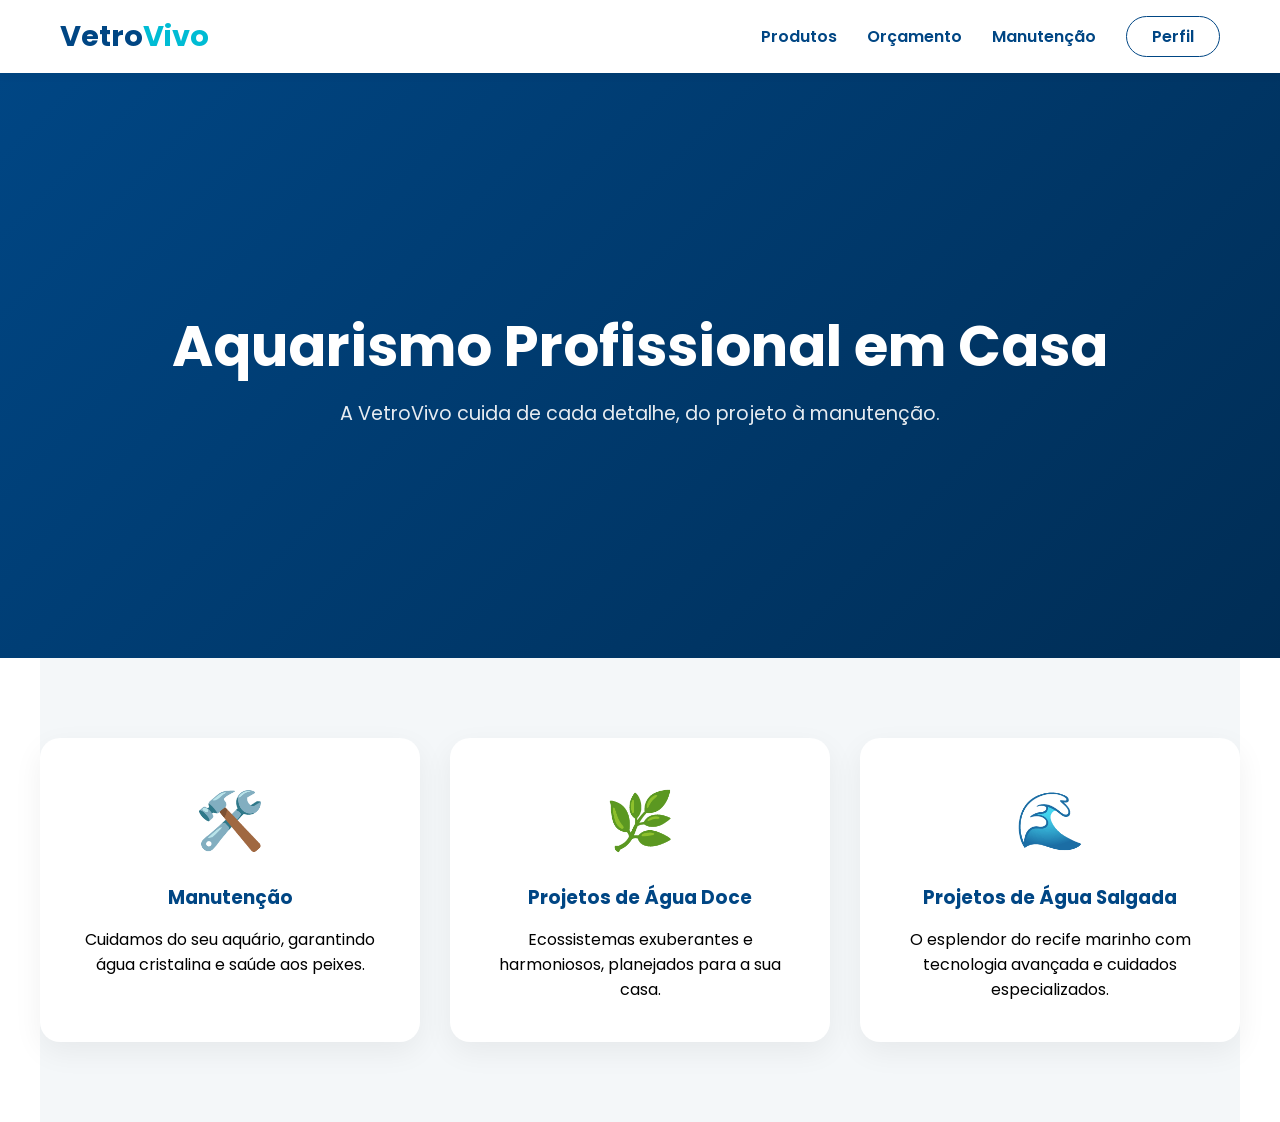
<file: tela_inicial/index.html>
<!DOCTYPE html>
<html lang="pt-br">
<head>
    <meta charset="UTF-8">
    <meta name="viewport" content="width=device-width, initial-scale=1.0">
    <title>VetroVivo | Aquarismo Profissional</title>
    <link href="https://fonts.googleapis.com/css2?family=Poppins:wght@300;400;600;700&display=swap" rel="stylesheet">
    <link rel="stylesheet" href="style.css">
</head>
<body>

    <header class="page-header">
        <nav class="container">
            <div class="logo">Vetro<span>Vivo</span></div>
            <ul class="nav-links">
                <li><a href="../tela_produtos/produtos.html">Produtos</a></li>
                <li><a href="../selecao_projeto/projeto.html">Orçamento</a></li>
                <li><a href="../manutenção/manutencao.html">Manutenção</a></li>
                <li><a href="../tela_perfil/perfil.html" class="perfil-btn">Perfil</a></li>
            </ul>
        </nav>
    </header>

    <main>
        <section class="hero">
            <div class="hero-content">
                <h1>Aquarismo Profissional em Casa</h1>
                <p>A VetroVivo cuida de cada detalhe, do projeto à manutenção.</p>
            </div>
        </section>

        <section class="servicos container">
            <div class="grid-servicos">
                
                <div class="card-servico">
                    <div class="icon-box">🛠️</div>
                    <h3>Manutenção</h3>
                    <p>Cuidamos do seu aquário, garantindo água cristalina e saúde aos peixes.</p>
                </div>

                <div class="card-servico">
                    <div class="icon-box">🌿</div>
                    <h3>Projetos de Água Doce</h3>
                    <p>Ecossistemas exuberantes e harmoniosos, planejados para a sua casa.</p>
                </div>

                <div class="card-servico">
                    <div class="icon-box">🌊</div>
                    <h3>Projetos de Água Salgada</h3>
                    <p>O esplendor do recife marinho com tecnologia avançada e cuidados especializados.</p>
                </div>

            </div>
        </section>
    </main>

    <script src="script.js"></script>
</body>
</html>
</file>
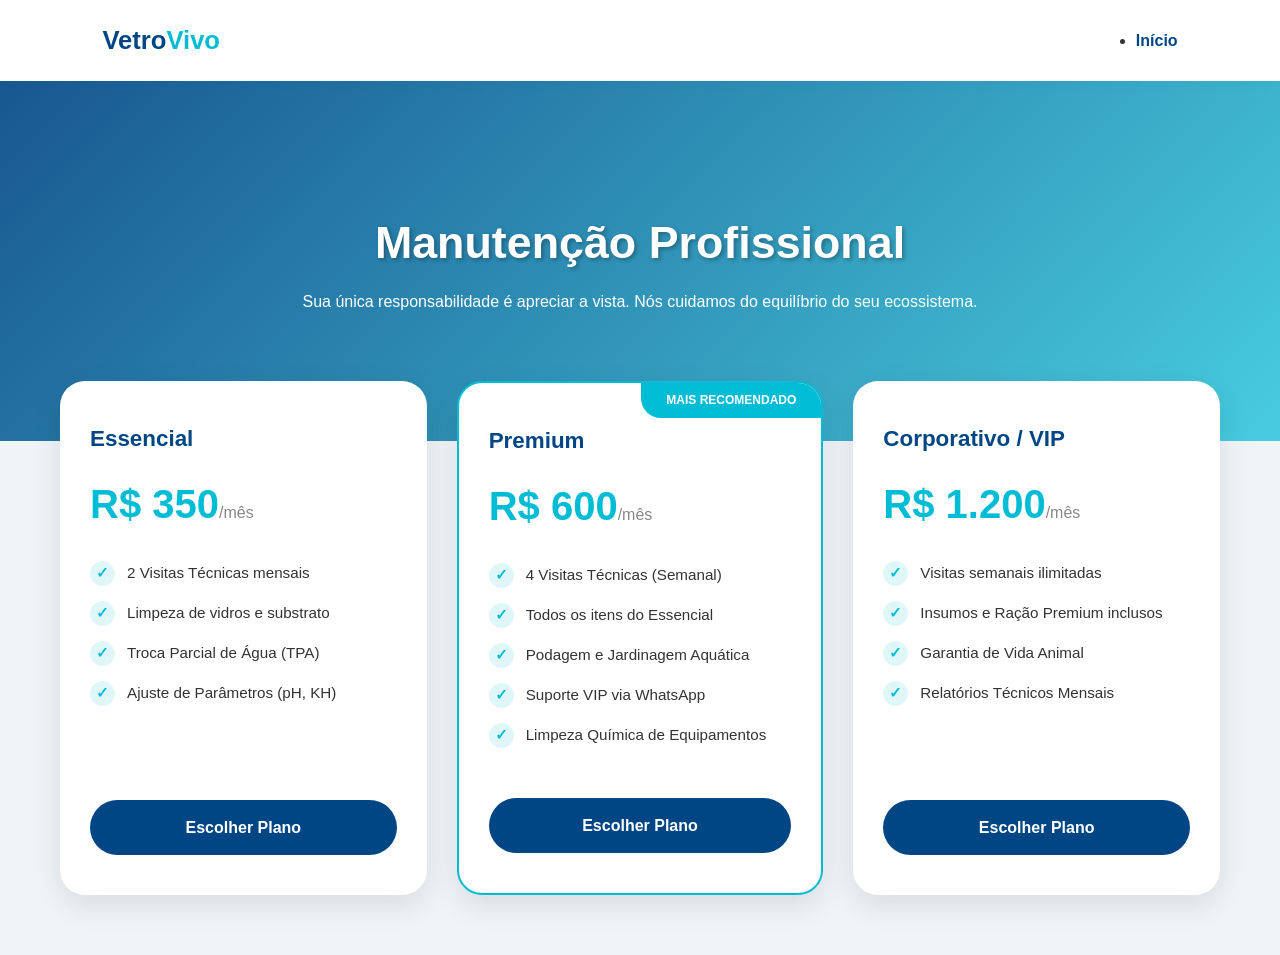
<file: manutenção/manutencao.html>
<!DOCTYPE html>
<html lang="pt-br">
<head>
    <meta charset="UTF-8">
    <meta name="viewport" content="width=device-width, initial-scale=1.0">
    <title>Planos de Manutenção | Vetro Vivo</title>
    <link rel="stylesheet" href="style-manutencao.css">
</head>
<body>

    <nav class="navbar">
        <div class="logo">Vetro<span>Vivo</span></div>
        <ul class="nav-links">
            <li><a href="../tela_inicial/index.html">Início</a></li>
        </ul>
    </nav>

    <header class="hero-manutencao">
        <div class="hero-content">
            <h1>Manutenção Profissional</h1>
            <p>Sua única responsabilidade é apreciar a vista. Nós cuidamos do equilíbrio do seu ecossistema.</p>
        </div>
    </header>

    <main class="container">
        <div class="pricing-container">
            <div class="price-card">
                <div class="card-header">
                    <h3>Essencial</h3>
                    <div class="price">R$ 350<span>/mês</span></div>
                </div>
                <ul class="features">
                    <li>2 Visitas Técnicas mensais</li>
                    <li>Limpeza de vidros e substrato</li>
                    <li>Troca Parcial de Água (TPA)</li>
                    <li>Ajuste de Parâmetros (pH, KH)</li>
                </ul>
                <a href="../orcamento/orcamento.html?tipo=manutencao" class="btn-select">Escolher Plano</a>
            </div>

            <div class="price-card featured">
                <div class="badge">Mais Recomendado</div>
                <div class="card-header">
                    <h3>Premium</h3>
                    <div class="price">R$ 600<span>/mês</span></div>
                </div>
                <ul class="features">
                    <li>4 Visitas Técnicas (Semanal)</li>
                    <li>Todos os itens do Essencial</li>
                    <li>Podagem e Jardinagem Aquática</li>
                    <li>Suporte VIP via WhatsApp</li>
                    <li>Limpeza Química de Equipamentos</li>
                </ul>
                <a href="../orcamento/orcamento.html?tipo=manutencao" class="btn-select">Escolher Plano</a>
            </div>

            <div class="price-card">
                <div class="card-header">
                    <h3>Corporativo / VIP</h3>
                    <div class="price">R$ 1.200<span>/mês</span></div>
                </div>
                <ul class="features">
                    <li>Visitas semanais ilimitadas</li>
                    <li>Insumos e Ração Premium inclusos</li>
                    <li>Garantia de Vida Animal</li>
                    <li>Relatórios Técnicos Mensais</li>
                </ul>
                <a href="../orcamento/orcamento.html?tipo=manutencao" class="btn-select">Escolher Plano</a>
            </div>
        </div>
    </main>

    <script src="script-manutencao.js"></script>
</body>
</html>
</file>
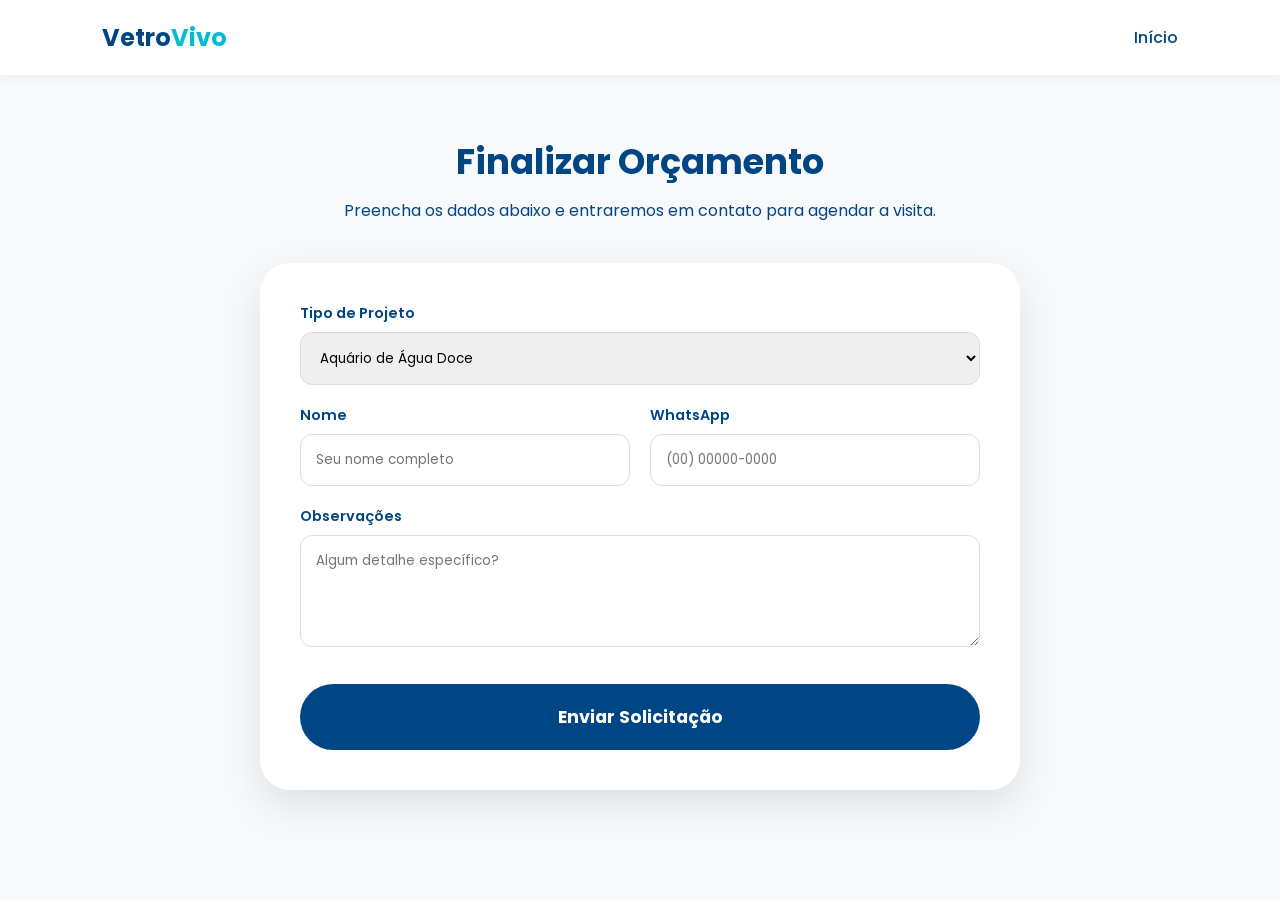
<file: orçamento/orcamento.html>
<!DOCTYPE html>
<html lang="pt-br">
<head>
    <meta charset="UTF-8">
    <meta name="viewport" content="width=device-width, initial-scale=1.0">
    <title>Solicitar Orçamento | Vetro Vivo</title>
    <link href="https://fonts.googleapis.com/css2?family=Poppins:wght@300;400;600;700&display=swap" rel="stylesheet">
    <style>
        :root {
            --primary: #004684;
            --secondary: #00bcd4;
            --bg-gray: #f8f9fa;
        }

        * { margin: 0; padding: 0; box-sizing: border-box; font-family: 'Poppins', sans-serif; }
        body { background-color: var(--bg-gray); color: var(--primary); }

        .navbar {
            display: flex; justify-content: space-between; align-items: center;
            padding: 20px 8%; background: white; box-shadow: 0 2px 10px rgba(0,0,0,0.05);
        }
        .logo { font-size: 1.5rem; font-weight: 700; color: var(--primary); }
        .logo span { color: var(--secondary); }
        .nav-links { display: flex; list-style: none; gap: 25px; }
        .nav-links a { text-decoration: none; color: var(--primary); font-weight: 500; }

        .budget-container { max-width: 800px; margin: 60px auto; padding: 0 20px; }
        .budget-header { text-align: center; margin-bottom: 40px; }
        .budget-header h1 { font-size: 2.2rem; margin-bottom: 10px; }

        .budget-form { 
            background: white; padding: 40px; border-radius: 30px; 
            box-shadow: 0 15px 40px rgba(0,0,0,0.1); 
        }
        .form-grid { display: grid; grid-template-columns: 1fr 1fr; gap: 20px; }
        .full { grid-column: span 2; }

        .input-box label { display: block; font-size: 0.9rem; font-weight: 600; margin-bottom: 8px; }
        .input-box input, .input-box select, .input-box textarea {
            width: 100%; padding: 15px; border: 1px solid #ddd; border-radius: 12px; outline: none;
        }
        .input-box input:focus { border-color: var(--secondary); }

        .btn-send {
            width: 100%; margin-top: 30px; background: var(--primary); color: white;
            border: none; padding: 20px; border-radius: 50px; font-weight: 700;
            font-size: 1.1rem; cursor: pointer; transition: 0.3s;
        }
        .btn-send:hover { background: var(--secondary); transform: translateY(-3px); }
    </style>
</head>
<body>

   <nav class="navbar">
        <div class="logo">Vetro<span>Vivo</span></div>
        <ul class="nav-links">
            <li><a href="../tela_inicial/index.html">Início</a></li>
        </ul>
    </nav>
    <div class="budget-container">
        <div class="budget-header">
            <h1>Finalizar Orçamento</h1>
            <p>Preencha os dados abaixo e entraremos em contato para agendar a visita.</p>
        </div>

        <form class="budget-form" id="mainBudgetForm">
            <div class="form-grid">
                <div class="input-box full">
                    <label>Tipo de Projeto</label>
                    <select id="projectType">
                        <option value="doce">Aquário de Água Doce</option>
                        <option value="salgada">Aquário de Água Salgada</option>
                    </select>
                </div>
                <div class="input-box">
                    <label>Nome</label>
                    <input type="text" required placeholder="Seu nome completo">
                </div>
                <div class="input-box">
                    <label>WhatsApp</label>
                    <input type="tel" required placeholder="(00) 00000-0000">
                </div>
                <div class="input-box full">
                    <label>Observações</label>
                    <textarea rows="4" placeholder="Algum detalhe específico?"></textarea>
                </div>
            </div>
            <button type="submit" class="btn-send">Enviar Solicitação</button>
        </form>
    </div>

    <script src="script-orcamento.js"></script>
</body>
</html>
</file>
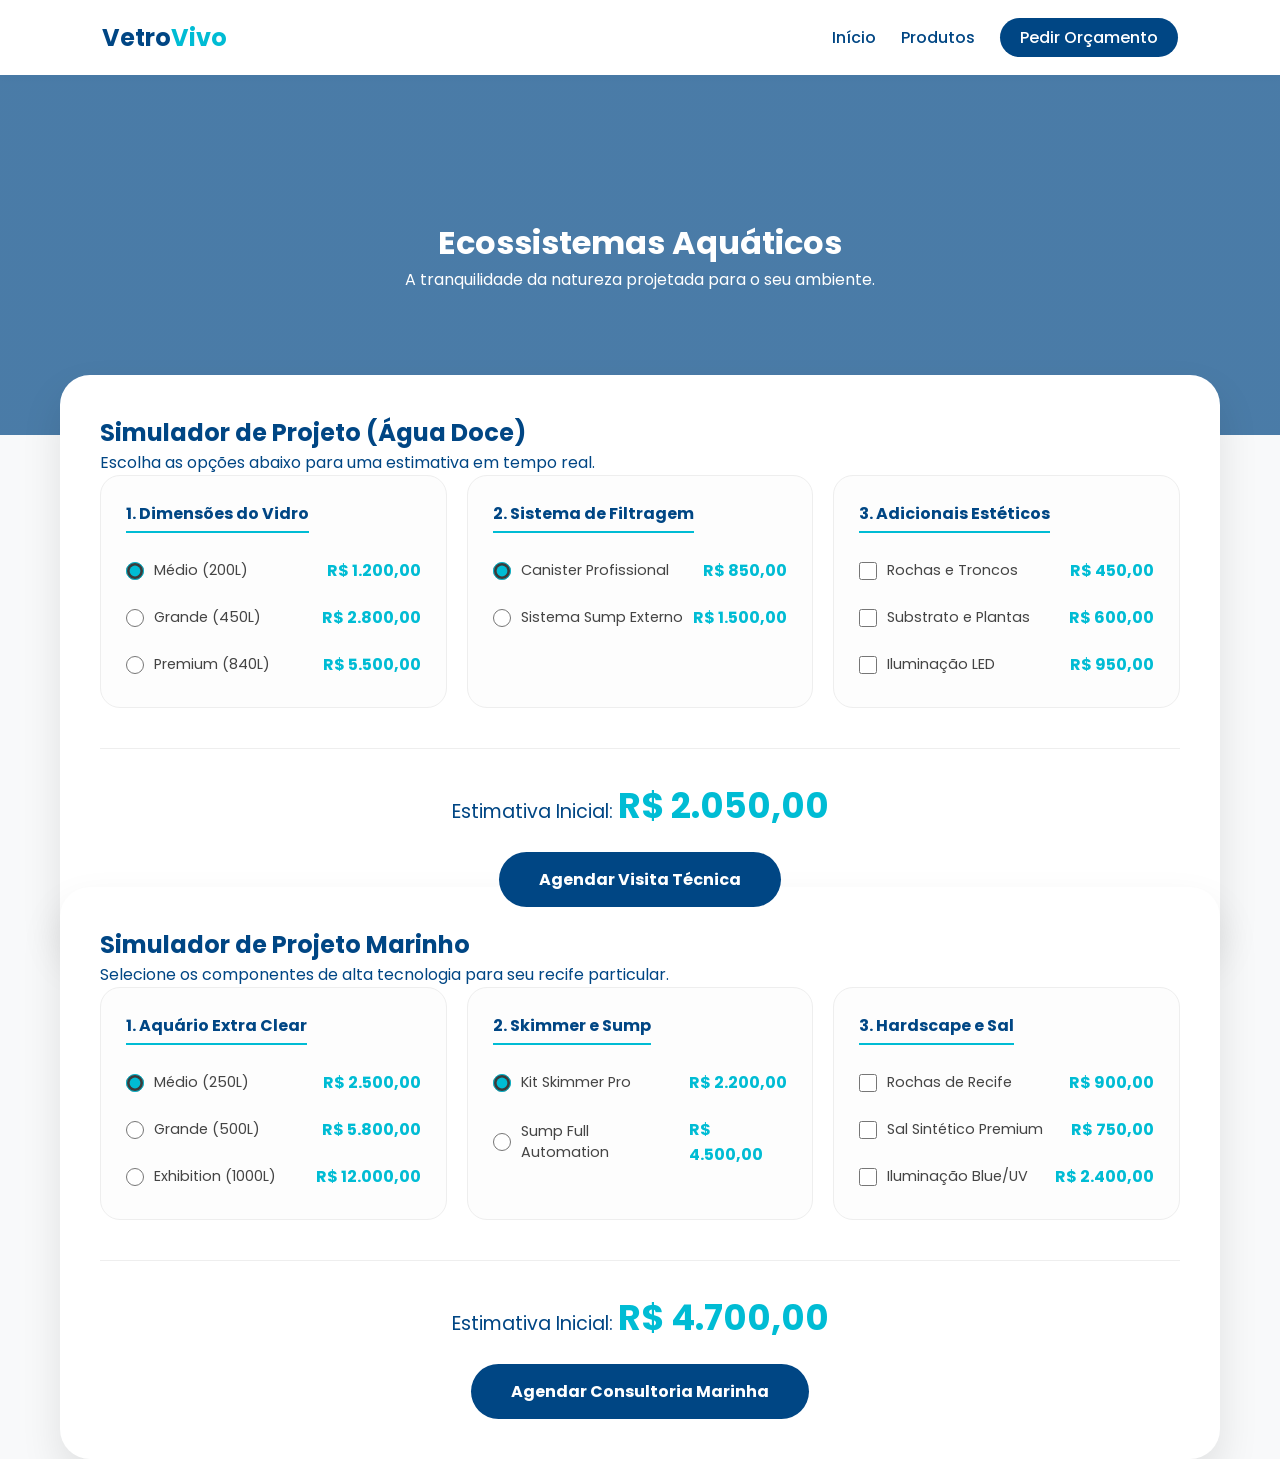
<file: selecao_projeto/projeto.html>
<!DOCTYPE html>
<html lang="pt-br">
<head>
    <meta charset="UTF-8">
    <meta name="viewport" content="width=device-width, initial-scale=1.0">
    <title>Projeto Sob Medida | Vetro Vivo</title>
    <link href="https://fonts.googleapis.com/css2?family=Poppins:wght@300;400;600;700&display=swap" rel="stylesheet">
    <link rel="stylesheet" href="style.css">
</head>
<body class="bg-light">

    <nav class="navbar">
        <div class="logo">Vetro<span>Vivo</span></div>
        <ul class="nav-links">
            <li><a href="../tela_inicial/index.html">Início</a></li>
            <li><a href="../tela_produtos/produtos.html">Produtos</a></li>
            <li><a href="../orçamento/orcamento.html" class="perfil-btn">Pedir Orçamento</a></li>
        </ul>
    </nav>

    <header class="service-hero-doce">
        <div class="hero-text">
            <h1>Ecossistemas Aquáticos</h1>
            <p>A tranquilidade da natureza projetada para o seu ambiente.</p>
        </div>
    </header>

    <main class="container">
        <section class="configurator">
            <h2>Simulador de Projeto (Água Doce)</h2>
            <p class="subtitle">Escolha as opções abaixo para uma estimativa em tempo real.</p>

            <div class="config-grid">
                <div class="config-card">
                    <h3>1. Dimensões do Vidro</h3>
                    <div class="option-list">
                        <label>
                            <input type="radio" name="vidro" checked> 
                            <span class="option-text">Médio (200L)</span>
                            <span class="option-price">R$ 1.200,00</span>
                        </label>
                        <label>
                            <input type="radio" name="vidro"> 
                            <span class="option-text">Grande (450L)</span>
                            <span class="option-price">R$ 2.800,00</span>
                        </label>
                        <label>
                            <input type="radio" name="vidro"> 
                            <span class="option-text">Premium (840L)</span>
                            <span class="option-price">R$ 5.500,00</span>
                        </label>
                    </div>
                </div>

                <div class="config-card">
                    <h3>2. Sistema de Filtragem</h3>
                    <div class="option-list">
                        <label>
                            <input type="radio" name="filtro" checked> 
                            <span class="option-text">Canister Profissional</span>
                            <span class="option-price">R$ 850,00</span>
                        </label>
                        <label>
                            <input type="radio" name="filtro"> 
                            <span class="option-text">Sistema Sump Externo</span>
                            <span class="option-price">R$ 1.500,00</span>
                        </label>
                    </div>
                </div>

                <div class="config-card">
                    <h3>3. Adicionais Estéticos</h3>
                    <div class="option-list">
                        <label>
                            <input type="checkbox"> 
                            <span class="option-text">Rochas e Troncos</span>
                            <span class="option-price">R$ 450,00</span>
                        </label>
                        <label>
                            <input type="checkbox"> 
                            <span class="option-text">Substrato e Plantas</span>
                            <span class="option-price">R$ 600,00</span>
                        </label>
                        <label>
                            <input type="checkbox"> 
                            <span class="option-text">Iluminação LED</span>
                            <span class="option-price">R$ 950,00</span>
                        </label>
                    </div>
                </div>
            </div>

            <div class="total-box">
                <p>Estimativa Inicial: <strong id="total-price">R$ 2.050,00</strong></p>
                <a href="orcamento.html?tipo=doce" class="btn-cta">Agendar Visita Técnica</a>
            </div>
        </section>
    </main>

    <main class="container">
        <section class="configurator">
            <h2>Simulador de Projeto Marinho</h2>
            <p class="subtitle">Selecione os componentes de alta tecnologia para seu recife particular.</p>

            <div class="config-grid">
                <div class="config-card">
                    <h3>1. Aquário Extra Clear</h3>
                    <div class="option-list">
                        <label>
                            <input type="radio" name="vidro-sal" checked> 
                            <span class="option-text">Médio (250L)</span>
                            <span class="option-price">R$ 2.500,00</span>
                        </label>
                        <label>
                            <input type="radio" name="vidro-sal"> 
                            <span class="option-text">Grande (500L)</span>
                            <span class="option-price">R$ 5.800,00</span>
                        </label>
                        <label>
                            <input type="radio" name="vidro-sal"> 
                            <span class="option-text">Exhibition (1000L)</span>
                            <span class="option-price">R$ 12.000,00</span>
                        </label>
                    </div>
                </div>

                <div class="config-card">
                    <h3>2. Skimmer e Sump</h3>
                    <div class="option-list">
                        <label>
                            <input type="radio" name="filtro-sal" checked> 
                            <span class="option-text">Kit Skimmer Pro</span>
                            <span class="option-price">R$ 2.200,00</span>
                        </label>
                        <label>
                            <input type="radio" name="filtro-sal"> 
                            <span class="option-text">Sump Full Automation</span>
                            <span class="option-price">R$ 4.500,00</span>
                        </label>
                    </div>
                </div>

                <div class="config-card">
                    <h3>3. Hardscape e Sal</h3>
                    <div class="option-list">
                        <label>
                            <input type="checkbox"> 
                            <span class="option-text">Rochas de Recife</span>
                            <span class="option-price">R$ 900,00</span>
                        </label>
                        <label>
                            <input type="checkbox"> 
                            <span class="option-text">Sal Sintético Premium</span>
                            <span class="option-price">R$ 750,00</span>
                        </label>
                        <label>
                            <input type="checkbox"> 
                            <span class="option-text">Iluminação Blue/UV</span>
                            <span class="option-price">R$ 2.400,00</span>
                        </label>
                    </div>
                </div>
            </div>

            <div class="total-box">
                <p>Estimativa Inicial: <strong id="total-price-sal">R$ 4.700,00</strong></p>
                <a href="orcamento.html?tipo=salgada" class="btn-cta">Agendar Consultoria Marinha</a>
            </div>
        </section>
    </main>

    <script src="script.js"></script>
</body>
</html>
</file>
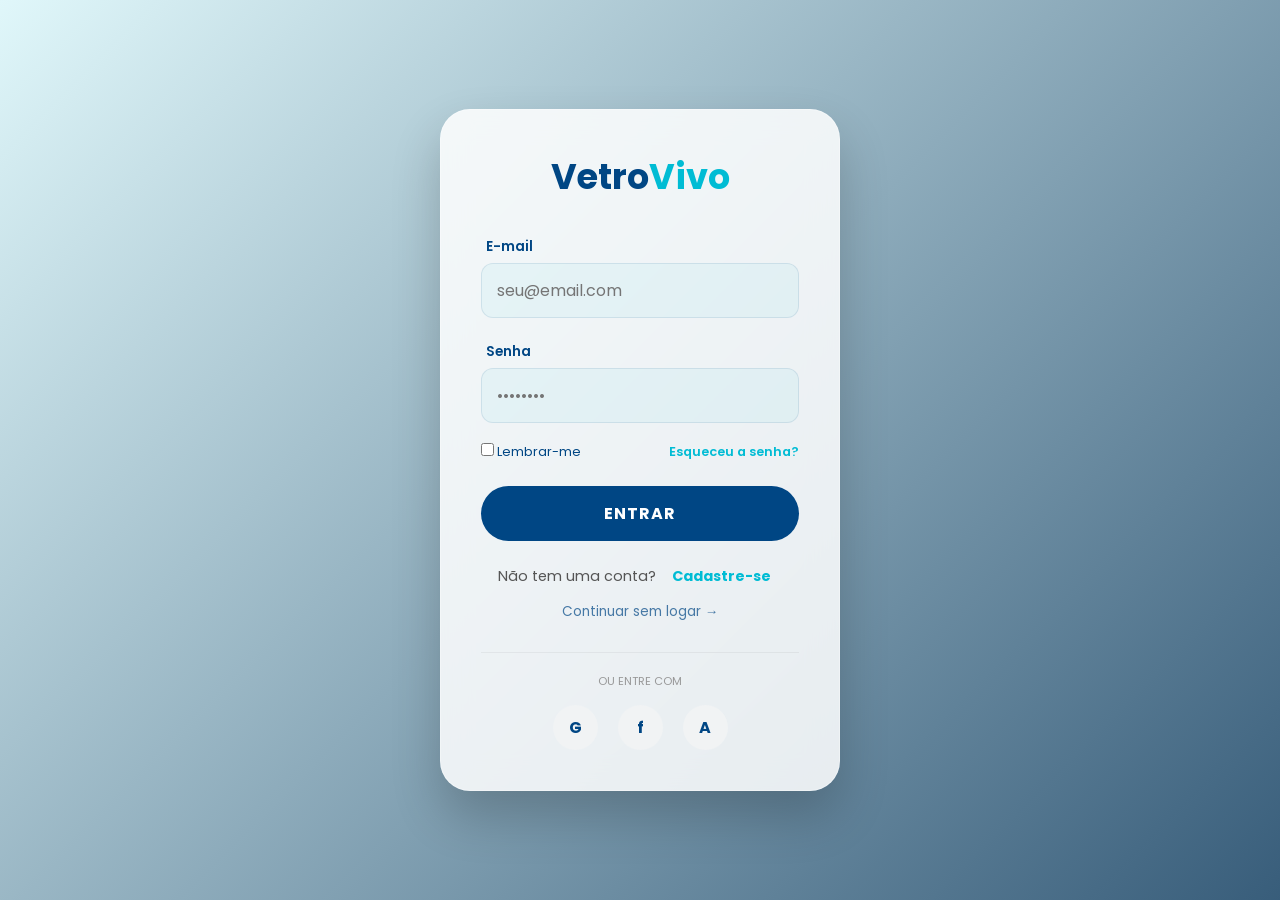
<file: tela_login/login.html>
<!DOCTYPE html>
<html lang="pt-br">
<head>
    <meta charset="UTF-8">
    <meta name="viewport" content="width=device-width, initial-scale=1.0">
    <title>Login | Vetro Vivo</title>
    <link href="https://fonts.googleapis.com/css2?family=Poppins:wght@300;400;600&display=swap" rel="stylesheet">
    <link rel="stylesheet" href="style.css">
</head>
<body>

    <div class="login-container">
        <div class="logo">Vetro<span>Vivo</span></div>
        
        <form id="loginForm">
            <div class="input-group">
                <label for="email">E-mail</label>
                <input type="email" id="email" placeholder="seu@email.com" required>
            </div>

            <div class="input-group">
                <label for="password">Senha</label>
                <input type="password" id="password" placeholder="••••••••" required>
            </div>

            <div class="aux-links">
                <label class="checkbox-label">
                    <input type="checkbox" id="remember"> Lembrar-me
                </label>
                <a href="#" id="forgotPassword">Esqueceu a senha?</a>
            </div>

            <button type="submit" class="btn-login" id="btnLogin">ENTRAR</button>
            
            <p class="signup-text">Não tem uma conta? <a href="#">Cadastre-se</a></p>
            
            <a href="../tela_inicial/index.html" class="btn-visitor">Continuar sem logar →</a>
        </form>

        <div class="social-login">
            <p>OU ENTRE COM</p>
            <div class="social-icons">
                <div class="social-btn" title="Google">G</div>
                <div class="social-btn" title="Facebook">f</div>
                <div class="social-btn" title="Apple">A</div>
            </div>
        </div>
    </div>

    <script src="script.js"></script>
</body>
</html>
</file>
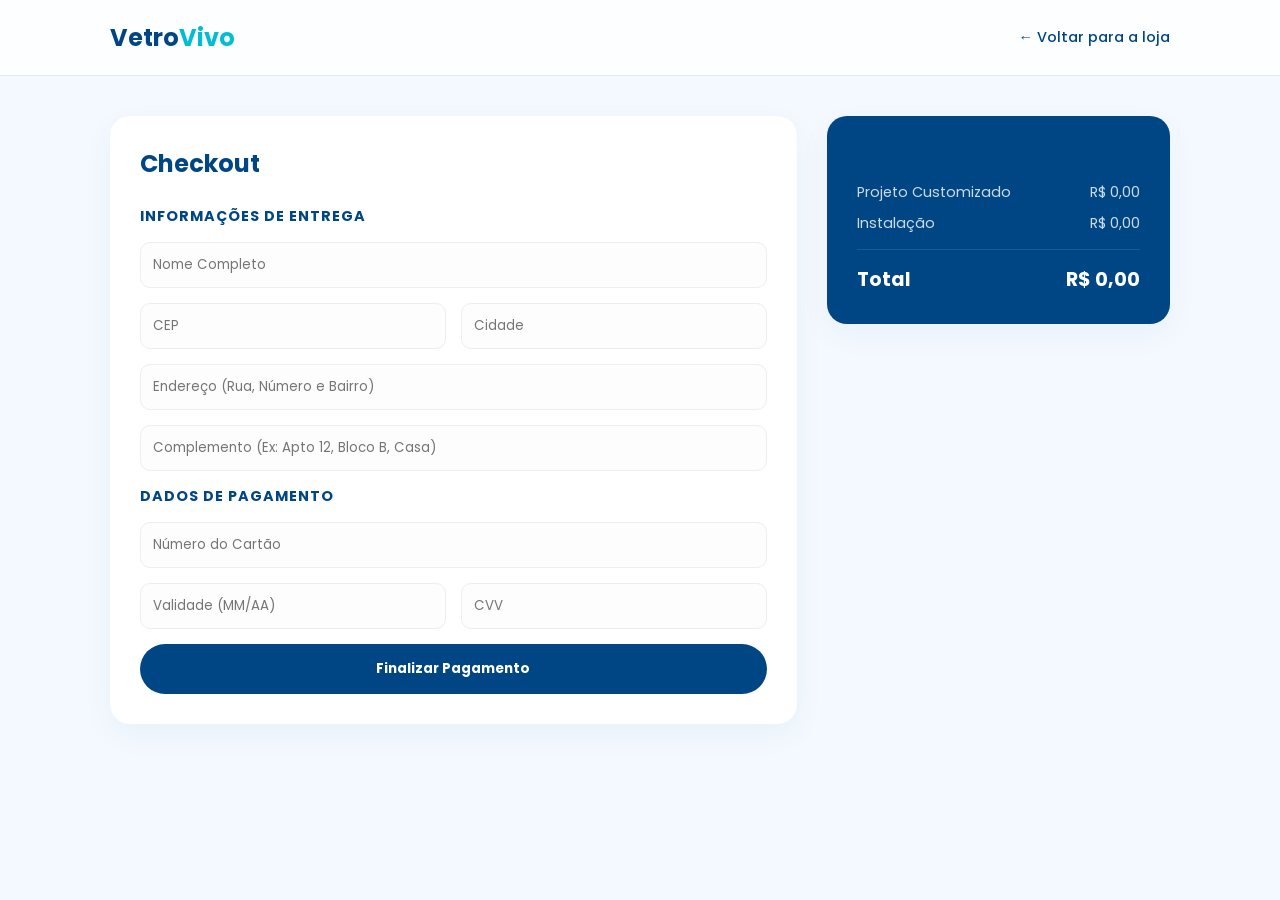
<file: tela_pagamento/pagamento.html>
<!DOCTYPE html>
<html lang="pt">
<head>
    <meta charset="UTF-8">
    <meta name="viewport" content="width=device-width, initial-scale=1.0">
    <title>Pagamento | Vetro Vivo</title>
    <link href="https://fonts.googleapis.com/css2?family=Poppins:wght@300;500;700&display=swap" rel="stylesheet">
    
    <style>
        /* Estilos Integrados para garantir o visual da Vetro Vivo */
        :root {
            --primary: #004684;
            --secondary: #00bcd4;
            --white: #ffffff;
            --bg: #f4f9ff;
            --text: #333;
        }

        * { margin: 0; padding: 0; box-sizing: border-box; font-family: 'Poppins', sans-serif; }
        body { background-color: var(--bg); color: var(--text); }
        .container { max-width: 1100px; margin: 0 auto; padding: 0 20px; }

        /* Navbar */
        .navbar {
            padding: 20px 0;
            background: rgba(255, 255, 255, 0.8);
            backdrop-filter: blur(10px);
            border-bottom: 1px solid rgba(0, 70, 132, 0.1);
            position: sticky;
            top: 0;
            z-index: 100;
        }
        .navbar .container { display: flex; justify-content: space-between; align-items: center; }
        .logo { font-size: 1.5rem; font-weight: 700; color: var(--primary); }
        .logo span { color: var(--secondary); }
        .back-home { text-decoration: none; color: var(--primary); font-weight: 500; font-size: 0.9rem; }

        /* Layout */
        .payment-hero { padding: 40px 0; }
        .payment-grid { display: grid; grid-template-columns: 2fr 1fr; gap: 30px; }

        .payment-card, .summary-card {
            background: var(--white);
            padding: 30px;
            border-radius: 20px;
            box-shadow: 0 10px 30px rgba(0, 70, 132, 0.05);
        }

        h2 { color: var(--primary); margin-bottom: 25px; }
        h3 { font-size: 0.9rem; color: var(--primary); margin-bottom: 15px; text-transform: uppercase; letter-spacing: 1px; }

        /* Inputs */
        input {
            width: 100%; padding: 12px; margin-bottom: 15px;
            border: 1.5px solid #eee; border-radius: 10px;
            background: #fdfdfd; transition: 0.3s;
        }
        input:focus { border-color: var(--secondary); outline: none; background: #fff; }
        .row { display: grid; grid-template-columns: 1fr 1fr; gap: 15px; }

        /* Botão */
        .btn-main {
            width: 100%; padding: 15px; border: none;
            background: var(--primary); color: white;
            border-radius: 50px; font-weight: 700; cursor: pointer; transition: 0.3s;
        }
        .btn-main:hover { background: var(--secondary); transform: translateY(-2px); }

        /* Resumo */
        .summary-card { background: var(--primary); color: white; height: fit-content; }
        .summary-item { display: flex; justify-content: space-between; margin-bottom: 10px; opacity: 0.8; font-size: 0.9rem; }
        hr { margin: 15px 0; border: 0; border-top: 1px solid rgba(255,255,255,0.1); }
        .summary-total { display: flex; justify-content: space-between; font-weight: 700; font-size: 1.2rem; }

        @media (max-width: 850px) { .payment-grid { grid-template-columns: 1fr; } }
    </style>
</head>
<body>

    <nav class="navbar">
        <div class="container">
            <div class="logo">Vetro<span>Vivo</span></div>
            <a href="../tela_produtos/produtos.html" class="back-home">← Voltar para a loja</a>
        </div>
    </nav>

    <main class="payment-hero">
        <div class="container">
            <div class="payment-grid">
                <div class="payment-card">
                    <h2>Checkout</h2>
                    <form id="payment-form">
                        <section class="form-group">
                            <h3>Informações de Entrega</h3>
                            <input type="text" placeholder="Nome Completo" required>
                            <div class="row">
                                <input type="text" placeholder="CEP" required>
                                <input type="text" placeholder="Cidade" required>
                            </div>
                            <input type="text" placeholder="Endereço (Rua, Número e Bairro)" required>
                            <input type="text" placeholder="Complemento (Ex: Apto 12, Bloco B, Casa)" id="complemento">
                        </section>

                        <section class="form-group">
                            <h3>Dados de Pagamento</h3>
                            <input type="text" placeholder="Número do Cartão" id="card-number" maxlength="19" required>
                            <div class="row">
                                <input type="text" placeholder="Validade (MM/AA)" maxlength="5" required>
                                <input type="text" placeholder="CVV" maxlength="3" required>
                            </div>
                        </section>

                        <button type="submit" class="btn-main">Finalizar Pagamento</button>
                    </form>
                </div>

                <div class="summary-card">
                    <h3>Resumo</h3>
                    <div class="summary-item"><span>Projeto Customizado</span><span>R$ 0,00</span></div>
                    <div class="summary-item"><span>Instalação</span><span>R$ 0,00</span></div>
                    <hr>
                    <div class="summary-total"><span>Total</span><span>R$ 0,00</span></div>
                </div>
            </div>
        </div>
    </main>

    <script>
        // Lógica simples para o cartão
        const cardInput = document.getElementById('card-number');
        cardInput.addEventListener('input', (e) => {
            let v = e.target.value.replace(/\D/g, '');
            v = v.match(/.{1,4}/g)?.join(' ') || '';
            e.target.value = v;
        });

        document.getElementById('payment-form').addEventListener('submit', (e) => {
            e.preventDefault();
            alert("Processando pagamento da Vetro Vivo...");
            setTimeout(() => {
                alert("Sucesso! Entraremos em contato para agendar a instalação.");
                window.location.href = "index.html";
            }, 1500);
        });
    </script>
</body>
</html>
</file>
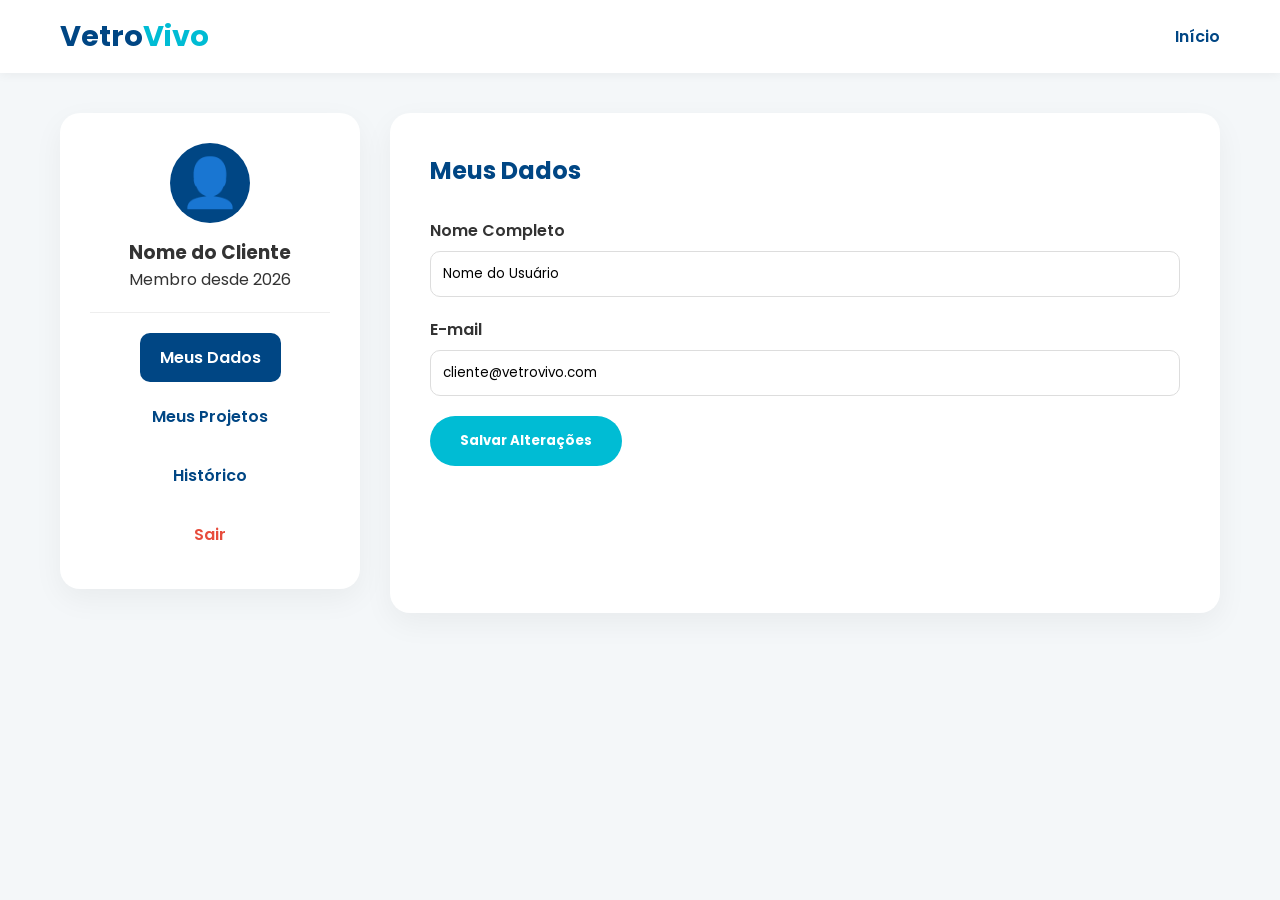
<file: tela_perfil/perfil.html>
<!DOCTYPE html>
<html lang="pt-br">
<head>
    <meta charset="UTF-8">
    <meta name="viewport" content="width=device-width, initial-scale=1.0">
    <title>VetroVivo | Meu Perfil</title>
    <link href="https://fonts.googleapis.com/css2?family=Poppins:wght@300;400;600;700&display=swap" rel="stylesheet">
    <link rel="stylesheet" href="perfil.css">
</head>
<body>

    <header class="page-header">
        <nav class="container">
            <div class="logo">Vetro<span>Vivo</span></div>
            <ul class="nav-links">
                <li><a href="../tela_inicial/index.html">Início</a></li>
            </ul>
        </nav>
    </header>

    <main class="perfil-layout container">
        <aside class="sidebar">
            <div class="user-card">
                <div class="avatar">👤</div>
                <h3>Nome do Cliente</h3>
                <p>Membro desde 2026</p>
            </div>
            <nav class="sidebar-nav">
                <a href="#" class="nav-item active" data-tab="dados">Meus Dados</a>
                <a href="#" class="nav-item" data-tab="projetos">Meus Projetos</a>
                <a href="#" class="nav-item" data-tab="historico">Histórico</a>
                <a href="#" class="nav-item logout">Sair</a>
            </nav>
        </aside>

        <section class="perfil-content">
            
            <div id="dados" class="tab-content">
                <h2>Meus Dados</h2>
                <div class="form-container">
                    <div class="input-group">
                        <label>Nome Completo</label>
                        <input type="text" value="Nome do Usuário">
                    </div>
                    <div class="input-group">
                        <label>E-mail</label>
                        <input type="email" value="cliente@vetrovivo.com">
                    </div>
                    <button class="btn-save">Salvar Alterações</button>
                </div>
            </div>

            <div id="projetos" class="tab-content" style="display: none;">
                <h2>Meus Projetos</h2>
                <div class="projeto-item">
                    <div class="projeto-header">
                        <span class="status-badge">Ativo</span>
                        <h4>Aquário Marinho Premium (200L)</h4>
                    </div>
                    <p><strong>Início:</strong> 12/02/2026</p>
                    <p><strong>Tipo:</strong> Água Salgada</p>
                    <div class="progress-container">
                        <span>Saúde do Ecossistema: 95%</span>
                        <div class="progress-bar"><div class="progress-fill" style="width: 95%;"></div></div>
                    </div>
                </div>
            </div>

            <div id="historico" class="tab-content" style="display: none;">
                <h2>Histórico de Compras</h2>
                <table class="historico-table">
                    <thead>
                        <tr>
                            <th>Data</th>
                            <th>Item</th>
                            <th>Valor</th>
                            <th>Status</th>
                        </tr>
                    </thead>
                    <tbody>
                        <tr>
                            <td>22/04/2026</td>
                            <td>Ração Tetra Color 100g</td>
                            <td>R$ 85,00</td>
                            <td class="entregue">Entregue</td>
                        </tr>
                        <tr>
                            <td>15/04/2026</td>
                            <td>Kit Filtro Canister UV</td>
                            <td>R$ 1.200,00</td>
                            <td class="entregue">Entregue</td>
                        </tr>
                    </tbody>
                </table>
            </div>

        </section>
    </main>

    <script src="script.js"></script>
</body>
</html>
</file>
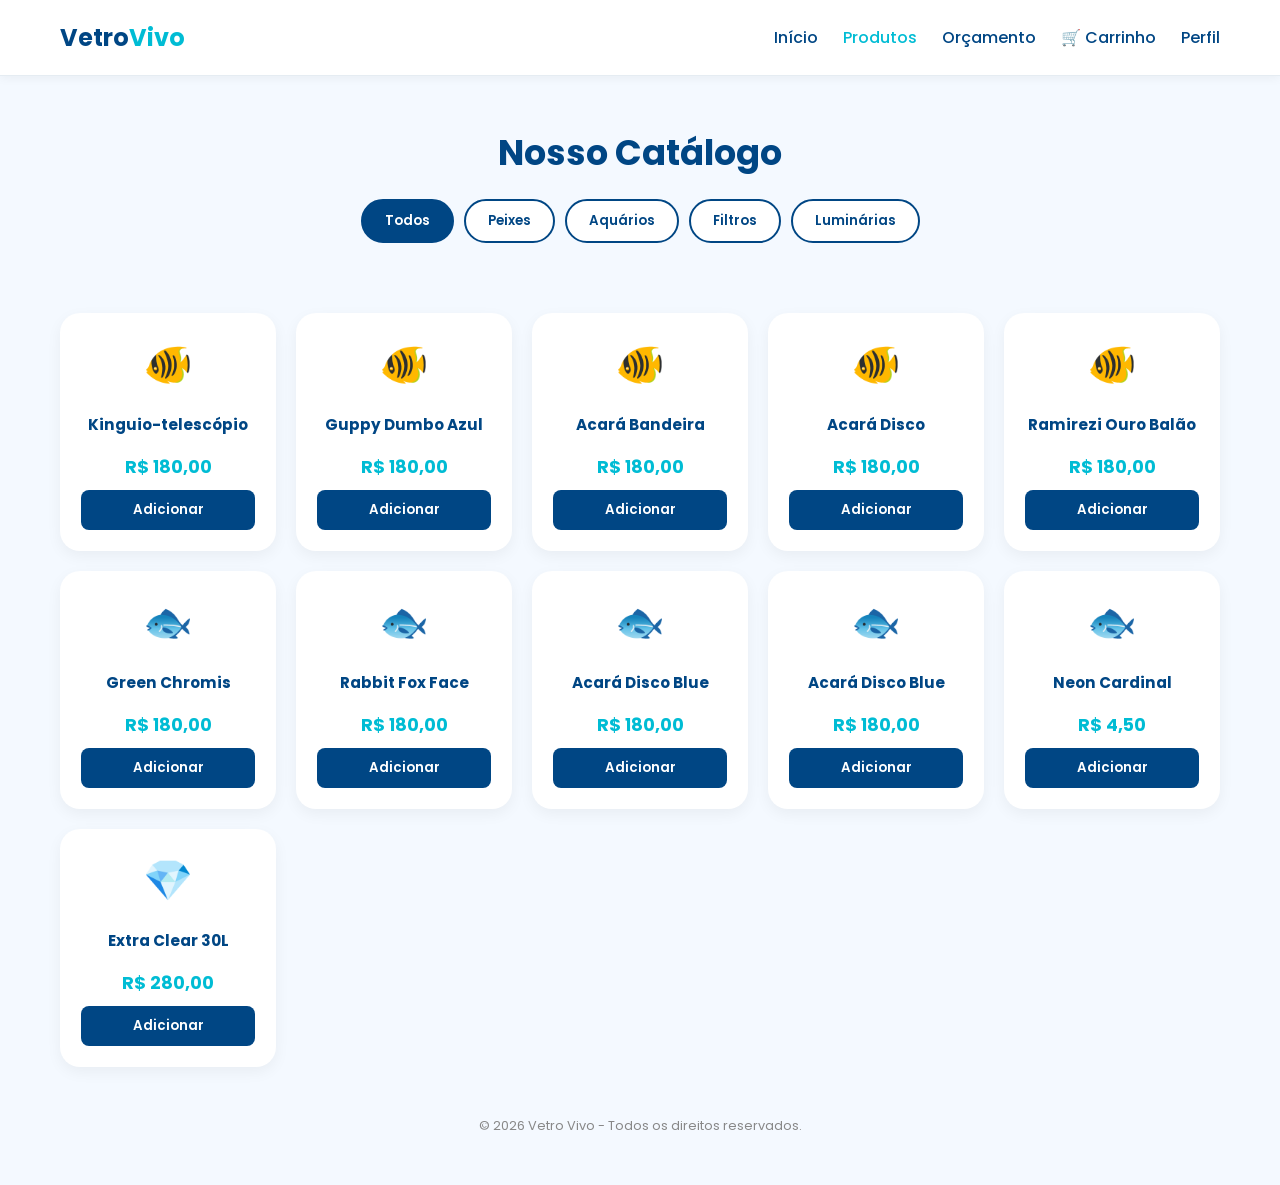
<file: tela_produtos/produtos.html>
<!DOCTYPE html>
<html lang="pt-br">
<head>
    <meta charset="UTF-8">
    <meta name="viewport" content="width=device-width, initial-scale=1.0">
    <title>Produtos | Vetro Vivo</title>
    <link href="https://fonts.googleapis.com/css2?family=Poppins:wght@300;500;700&display=swap" rel="stylesheet">
    <style>
        :root {
            --primary: #004684;
            --secondary: #00bcd4;
            --bg: #f4f9ff;
            --white: #ffffff;
            --danger: #ff5252;
        }

        * { margin: 0; padding: 0; box-sizing: border-box; font-family: 'Poppins', sans-serif; }
        body { background-color: var(--bg); color: #333; overflow-x: hidden; }

        /* Navbar */
        .navbar { 
            padding: 20px 0; background: white; border-bottom: 1px solid rgba(0, 70, 132, 0.1); 
            position: sticky; top: 0; z-index: 100; box-shadow: 0 2px 10px rgba(0,0,0,0.05);
        }
        .container { max-width: 1200px; margin: 0 auto; padding: 0 20px; }
        .navbar .container { display: flex; justify-content: space-between; align-items: center; }
        .logo { font-size: 1.5rem; font-weight: 700; color: var(--primary); text-decoration: none; }
        .logo span { color: var(--secondary); }
        .nav-links { display: flex; list-style: none; gap: 25px; }
        .nav-links a { text-decoration: none; color: var(--primary); font-weight: 500; transition: 0.3s; }
        .nav-links a:hover { color: var(--secondary); }

        /* Carrinho Lateral (Drawer) */
        #carrinho-lateral {
            position: fixed; right: -350px; top: 0; width: 320px; height: 100%;
            background: white; box-shadow: -5px 0 15px rgba(0,0,0,0.1);
            z-index: 1000; transition: 0.4s; padding: 20px;
            display: flex; flex-direction: column;
        }
        #carrinho-lateral.active { right: 0; }
        .itens-carrinho { flex-grow: 1; overflow-y: auto; margin: 20px 0; }
        .item-row { display: flex; justify-content: space-between; margin-bottom: 15px; font-size: 0.9rem; border-bottom: 1px solid #eee; padding-bottom: 5px; }
        .btn-remover { color: var(--danger); cursor: pointer; border: none; background: none; font-weight: bold; }

        /* Header e Filtros */
        .page-header { padding: 50px 0 30px; text-align: center; }
        .page-header h1 { color: var(--primary); margin-bottom: 20px; font-size: 2.2rem; }
        .filters { display: flex; justify-content: center; gap: 10px; margin-bottom: 40px; flex-wrap: wrap; }
        
        .filter-btn { 
            padding: 10px 22px; border-radius: 50px; border: 2px solid var(--primary);
            background: white; color: var(--primary); cursor: pointer; font-weight: 600; transition: 0.3s;
        }
        .filter-btn.active, .filter-btn:hover { background: var(--primary); color: white; }

        /* Grade de Produtos */
        .products-grid { display: grid; grid-template-columns: repeat(auto-fill, minmax(200px, 1fr)); gap: 20px; }
        
        .product-card { 
            background: white; border-radius: 20px; padding: 20px; text-align: center;
            box-shadow: 0 5px 15px rgba(0,0,0,0.05); transition: 0.4s; border: 1px solid transparent;
        }
        .product-card:hover { transform: translateY(-5px); border-color: var(--secondary); }
        .product-icon { font-size: 2.5rem; margin-bottom: 10px; display: block; }
        .product-card h3 { font-size: 0.95rem; color: var(--primary); height: 40px; display: flex; align-items: center; justify-content: center; }
        .price { color: var(--secondary); font-weight: 700; font-size: 1.1rem; display: block; margin: 10px 0; }
        
        .btn-add { 
            display: block; width: 100%; padding: 10px; background: var(--primary); color: white; 
            border: none; border-radius: 8px; font-weight: 600; cursor: pointer; transition: 0.3s;
        }
        .btn-confirm { 
            background: var(--secondary); color: white; border: none; padding: 15px; 
            border-radius: 8px; font-weight: 700; cursor: pointer; width: 100%; 
        }

        footer { text-align: center; padding: 50px; color: #888; font-size: 0.8rem; }
    </style>
</head>
<body>

    <div id="carrinho-lateral">
        <div style="display: flex; justify-content: space-between; align-items: center;">
            <h2>Carrinho</h2>
            <button onclick="toggleCarrinho()" style="border:none; background:none; font-size:1.5rem; cursor:pointer;">&times;</button>
        </div>
        <div class="itens-carrinho" id="lista-itens">
            </div>
        <div style="border-top: 2px solid #eee; padding-top: 15px; margin-bottom: 20px;">
            <div style="display: flex; justify-content: space-between; font-weight: 700; font-size: 1.2rem;">
                <span>Total:</span>
                <span id="total-cart">R$ 0,00</span>
            </div>
        </div>
        <button class="btn-confirm" onclick="irParaPagamento()">Finalizar Compra</button>
    </div>

    <nav class="navbar">
        <div class="container">
            <a href="../tela_inicial/index.html" class="logo">Vetro<span>Vivo</span></a>
            <ul class="nav-links">
                <li><a href="../tela_inicial/index.html">Início</a></li>
                <li><a href="../tela_produtos/produtos.html" style="color: var(--secondary)">Produtos</a></li>
                <li><a href="../selecao_projeto/projeto.html">Orçamento</a></li>
                <li><a href="#" onclick="toggleCarrinho()">🛒 Carrinho</a></li>
                <li><a href="../tela_perfil/perfil.html">Perfil</a></li>
            </ul>
        </div>
    </nav>

    <header class="page-header">
        <div class="container">
            <h1>Nosso Catálogo</h1>
            <div class="filters">
                <button class="filter-btn active" data-filter="all">Todos</button>
                <button class="filter-btn" data-filter="peixes">Peixes</button>
                <button class="filter-btn" data-filter="aquarios">Aquários</button>
                <button class="filter-btn" data-filter="filtros">Filtros</button>
                <button class="filter-btn" data-filter="luminarias">Luminárias</button>
            </div>
        </div>
    </header>

    <div class="container">
        <div class="products-grid">
            <div class="product-card peixes">
                <span class="product-icon">🐠</span>
                <h3>Kinguio-telescópio</h3>
                <span class="price">R$ 180,00</span>
                <button class="btn-add" onclick="adicionar('Kinguio-telescópio', 180.00)">Adicionar</button>
            </div>

            <div class="product-card peixes">
                <span class="product-icon">🐠</span>
                <h3>Guppy Dumbo Azul</h3>
                <span class="price">R$ 180,00</span>
                <button class="btn-add" onclick="adicionar('Guppy Dumbo Azul', 180.00)">Adicionar</button>
            </div>
            
            <div class="product-card peixes">
                <span class="product-icon">🐠</span>
                <h3>Acará Bandeira</h3>
                <span class="price">R$ 180,00</span>
                <button class="btn-add" onclick="adicionar('Acará Bandeira', 180.00)">Adicionar</button>
            </div>

            <div class="product-card peixes">
                <span class="product-icon">🐠</span>
                <h3>Acará Disco</h3>
                <span class="price">R$ 180,00</span>
                <button class="btn-add" onclick="adicionar('Acará Disco', 180.00)">Adicionar</button>
            </div>

            <div class="product-card peixes">
                <span class="product-icon">🐠</span>
                <h3>Ramirezi Ouro Balão</h3>
                <span class="price">R$ 180,00</span>
                <button class="btn-add" onclick="adicionar('Ramirezi Ouro Balão', 180.00)">Adicionar</button>
            </div>

            <div class="product-card peixes">
                <span class="product-icon">🐟</span>
                <h3>Green Chromis</h3>
                <span class="price">R$ 180,00</span>
                <button class="btn-add" onclick="adicionar('Green Chromis', 180.00)">Adicionar</button>
            </div>

            <div class="product-card peixes">
                <span class="product-icon">🐟</span>
                <h3>Rabbit Fox Face</h3>
                <span class="price">R$ 180,00</span>
                <button class="btn-add" onclick="adicionar('Rabbit Fox Face', 180.00)">Adicionar</button>
            </div>

            <div class="product-card peixes">
                <span class="product-icon">🐟</span>
                <h3>Acará Disco Blue</h3>
                <span class="price">R$ 180,00</span>
                <button class="btn-add" onclick="adicionar('Acará Disco Blue', 180.00)">Adicionar</button>
            </div>

            <div class="product-card peixes">
                <span class="product-icon">🐟</span>
                <h3>Acará Disco Blue</h3>
                <span class="price">R$ 180,00</span>
                <button class="btn-add" onclick="adicionar('Acará Disco Blue', 180.00)">Adicionar</button>
            </div>
            
            <div class="product-card peixes">
                <span class="product-icon">🐟</span>
                <h3>Neon Cardinal</h3>
                <span class="price">R$ 4,50</span>
                <button class="btn-add" onclick="adicionar('Neon Cardinal', 4.50)">Adicionar</button>
            </div>

            <div class="product-card aquarios">
                <span class="product-icon">💎</span>
                <h3>Extra Clear 30L</h3>
                <span class="price">R$ 280,00</span>
                <button class="btn-add" onclick="adicionar('Extra Clear 30L', 280.00)">Adicionar</button>
            </div>
        </div>
    </div>

    <footer>
        <p>&copy; 2026 Vetro Vivo - Todos os direitos reservados.</p>
    </footer>

    <script>
        // Lógica de Filtros (Já existente)
        const filterBtns = document.querySelectorAll('.filter-btn');
        const products = document.querySelectorAll('.product-card');

        filterBtns.forEach(btn => {
            btn.addEventListener('click', () => {
                filterBtns.forEach(b => b.classList.remove('active'));
                btn.classList.add('active');
                const filterValue = btn.getAttribute('data-filter');
                products.forEach(item => {
                    if (filterValue === 'all' || item.classList.contains(filterValue)) {
                        item.style.display = 'block';
                    } else {
                        item.style.display = 'none';
                    }
                });
            });
        });

        // --- LÓGICA DO CARRINHO ---
        let carrinho = [];
        let total = 0;

        function toggleCarrinho() {
            document.getElementById('carrinho-lateral').classList.toggle('active');
        }

        function adicionar(nome, preco) {
            carrinho.push({ nome, preco });
            atualizarCarrinho();
            // Abre o carrinho automaticamente ao adicionar
            if(!document.getElementById('carrinho-lateral').classList.contains('active')){
                toggleCarrinho();
            }
        }

        function remover(index) {
            carrinho.splice(index, 1);
            atualizarCarrinho();
        }

        function atualizarCarrinho() {
            const lista = document.getElementById('lista-itens');
            const totalElemento = document.getElementById('total-cart');
            
            lista.innerHTML = '';
            total = 0;

            carrinho.forEach((item, index) => {
                total += item.preco;
                lista.innerHTML += `
                    <div class="item-row">
                        <span>${item.nome}</span>
                        <span>R$ ${item.preco.toFixed(2)} 
                            <button class="btn-remover" onclick="remover(${index})">x</button>
                        </span>
                    </div>
                `;
            });

            totalElemento.innerText = `R$ ${total.toFixed(2)}`;
        }

        function irParaPagamento() {
            if (carrinho.length === 0) {
                alert("Seu carrinho está vazio!");
                return;
            }
            // Salvando o total para usar na próxima página
            localStorage.setItem('totalCompra', total.toFixed(2));
            // Redireciona
            window.location.href = "../tela_pagamento/pagamento.html";
        }
    </script>
</body>
</html>
</file>
<file: tela_inicial/style.css>
img, video, canvas {
    max-width: 100%;
    height: auto;
}

@media (max-width: 768px) {
    .navbar .container {
        flex-direction: column; /* Logo em cima, links embaixo */
        gap: 15px;
    }
    
    .nav-links {
        gap: 15px;
        font-size: 0.9rem;
    }

    .page-header h1 {
        font-size: 1.8rem; /* Diminui o título para não quebrar linha feio */
    }
}

/* Configurações Gerais */
:root {
    --primary: #004684;    /* Azul Marinho VetroVidro */
    --secondary: #00bcd4;  /* Ciano de Destaque */
    --white: #ffffff;
    --bg-light: #f4f7f9;
}

* { 
    margin: 0; 
    padding: 0; 
    box-sizing: border-box; 
    font-family: 'Poppins', sans-serif; 
}

body {
    background-color: var(--white);
}

.container { 
    max-width: 1200px; 
    margin: 0 auto; 
    padding: 0 20px; 
}

/* Navbar */
.page-header { 
    background: var(--white); 
    padding: 15px 0; 
    box-shadow: 0 2px 10px rgba(0,0,0,0.05); 
    position: sticky;
    top: 0;
    z-index: 1000;
}

nav { 
    display: flex; 
    justify-content: space-between; 
    align-items: center; 
}

.logo { 
    font-size: 1.8rem; 
    font-weight: 700; 
    color: var(--primary); 
}

.logo span { 
    color: var(--secondary); 
}

.nav-links { 
    display: flex; 
    list-style: none; 
    gap: 30px; 
    align-items: center; 
}

.nav-links a { 
    text-decoration: none; 
    color: var(--primary); 
    font-weight: 600; 
    transition: 0.3s;
}

/* Botão de Perfil Arredondado */
.perfil-btn { 
    border: 1px solid var(--primary); 
    padding: 8px 25px !important; 
    border-radius: 50px; 
    transition: 0.3s; 
}

/* --- SEÇÃO HERO CENTRALIZADA --- */
.hero {
    height: 65vh;
    /* Gradiente Azul Profissional */
    background: linear-gradient(135deg, #004684 0%, #002d55 100%);
    display: flex;
    flex-direction: column;
    align-items: center;
    justify-content: center;
    text-align: center; /* Centraliza Título e Subtítulo */
    color: white;
    padding: 0 20px;
}

.hero h1 {
    font-size: 3.5rem;
    font-weight: 700;
    margin-bottom: 10px;
}

.hero p {
    font-size: 1.2rem;
    opacity: 0.9;
    max-width: 800px;
    margin: 0 auto; /* Alinhamento central do bloco de texto */
}

/* Grid de Projetos e Manutenção */
.servicos { 
    padding: 80px 0; 
    background-color: var(--bg-light);
}

.grid-servicos { 
    display: grid; 
    grid-template-columns: repeat(auto-fit, minmax(300px, 1fr)); 
    gap: 30px; 
}

.card-servico {
    background: white; 
    padding: 40px; 
    border-radius: 20px; 
    text-align: center;
    box-shadow: 0 10px 30px rgba(0,0,0,0.06); 
    transition: 0.4s ease;
}

.card-servico:hover { 
    transform: translateY(-10px); 
}

.icon-box { 
    font-size: 3.5rem; 
    margin-bottom: 20px; 
    display: block;
}

.card-servico h3 { 
    color: var(--primary); 
    margin-bottom: 15px; 
}
</file>
<file: manutenção/style-manutencao.css>
img, video, canvas {
    max-width: 100%;
    height: auto;
}

:root {
    --primary: #004684;
    --secondary: #00bcd4;
    --accent: #e0f7fa;
    --white: #ffffff;
    --text: #333;
}

@media (max-width: 768px) {
    .navbar .container {
        flex-direction: column; /* Logo em cima, links embaixo */
        gap: 15px;
    }
    
    .nav-links {
        gap: 15px;
        font-size: 0.9rem;
    }

    .page-header h1 {
        font-size: 1.8rem; /* Diminui o título para não quebrar linha feio */
    }
}

* { margin: 0; padding: 0; box-sizing: border-box; font-family: 'Poppins', sans-serif; }
body { background-color: #f0f4f8; color: var(--text); line-height: 1.6; }

/* Navbar */
.navbar {
    display: flex; justify-content: space-between; align-items: center;
    padding: 20px 8%; background: var(--white); box-shadow: 0 4px 12px rgba(0,0,0,0.05);
}
.logo { font-size: 1.6rem; font-weight: 700; color: var(--primary); }
.logo span { color: var(--secondary); }
.nav-links a { text-decoration: none; color: var(--primary); font-weight: 600; transition: 0.3s; }
.nav-links a:hover { color: var(--secondary); }

/* Hero */
/* Hero - AGORA COM IMAGEM DE LUXO CORRETA */
.hero-manutencao {
    background: linear-gradient(135deg, rgba(0,70,132,0.9), rgba(0,188,212,0.7)), 
                url('https://images.unsplash.com/photo-1544551763-8dd0675a0bbb?auto=format&fit=crop&q=80&w=1500');
    background-size: cover; 
    background-position: center;
    height: 40vh; 
    display: flex; 
    align-items: center; 
    justify-content: center;
    color: white; 
    text-align: center; 
    padding: 0 20px;
}

.hero-content h1 { font-size: 2.8rem; margin-bottom: 10px; text-shadow: 2px 2px 4px rgba(0,0,0,0.3); }

/* Pricing Grid */
.container { max-width: 1200px; margin: -60px auto 60px; padding: 0 20px; }
.pricing-container { display: grid; grid-template-columns: repeat(auto-fit, minmax(300px, 1fr)); gap: 30px; }

.price-card {
    background: white; padding: 40px 30px; border-radius: 25px;
    box-shadow: 0 10px 30px rgba(0,0,0,0.1); transition: all 0.4s ease;
    display: flex; flex-direction: column; position: relative; overflow: hidden;
}

.price-card:hover { transform: translateY(-15px); box-shadow: 0 20px 40px rgba(0,0,0,0.15); }

.price-card.featured { border: 2px solid var(--secondary); transform: scale(1.05); z-index: 1; }
.price-card.featured:hover { transform: scale(1.05) translateY(-10px); }

.badge {
    position: absolute; top: 0; right: 0; background: var(--secondary);
    color: white; padding: 8px 25px; font-size: 0.75rem; font-weight: 700;
    border-bottom-left-radius: 20px; text-transform: uppercase;
}

.card-header h3 { font-size: 1.4rem; color: var(--primary); margin-bottom: 15px; }
.price { font-size: 2.5rem; font-weight: 700; color: var(--secondary); margin-bottom: 25px; }
.price span { font-size: 1rem; color: #888; font-weight: 400; }

.features { list-style: none; margin-bottom: 35px; flex-grow: 1; }
.features li { margin-bottom: 15px; font-size: 0.95rem; display: flex; align-items: center; }
.features li::before { 
    content: '✓'; color: var(--secondary); font-weight: bold; 
    margin-right: 12px; background: var(--accent); width: 25px; height: 25px;
    display: inline-flex; align-items: center; justify-content: center; border-radius: 50%;
}

.btn-select {
    background: var(--primary); color: white; text-decoration: none;
    padding: 15px; border-radius: 50px; font-weight: 700; text-align: center;
    transition: 0.3s;
}
.btn-select:hover { background: var(--secondary); letter-spacing: 1px; }
</file>
<file: selecao_projeto/style.css>
img, video, canvas {
    max-width: 100%;
    height: auto;
}

:root {
    --primary: #004684;
    --secondary: #00bcd4;
    --white: #ffffff;
    --bg-gray: #f8f9fa;
}

@media (max-width: 768px) {
    .navbar .container {
        flex-direction: column; /* Logo em cima, links embaixo */
        gap: 15px;
    }
    
    .nav-links {
        gap: 15px;
        font-size: 0.9rem;
    }

    .page-header h1 {
        font-size: 1.8rem; /* Diminui o título para não quebrar linha feio */
    }
}

* { margin: 0; padding: 0; box-sizing: border-box; font-family: 'Poppins', sans-serif; }

body { background-color: var(--white); color: var(--primary); }
.bg-light { background-color: var(--bg-gray); }

/* Navbar */
.navbar {
    display: flex; justify-content: space-between; align-items: center;
    padding: 20px 8%; background: var(--white); box-shadow: 0 2px 10px rgba(0,0,0,0.05);
}
.logo { font-size: 1.5rem; font-weight: 700; color: var(--primary); }
.logo span { color: var(--secondary); }
.nav-links { display: flex; list-style: none; gap: 25px; }
.nav-links a { text-decoration: none; color: var(--primary); font-weight: 500; }
.perfil-btn { background: var(--primary); color: white !important; padding: 8px 20px; border-radius: 50px; }

/* Hero */
.service-hero-doce {
    height: 40vh;
    background: linear-gradient(rgba(0, 70, 132, 0.7), rgba(0, 70, 132, 0.7)), 
                url('https://images.unsplash.com/photo-1544551763-46a013bb70d5?auto=format&fit=crop&q=80&w=1500');
    background-size: cover; background-position: center;
    display: flex; align-items: center; justify-content: center; color: white; text-align: center;
}

/* Simulador Corrigido */
.container { max-width: 1200px; margin: 0 auto; padding: 0 20px; }
.configurator {
    background: white; padding: 40px; border-radius: 30px;
    margin-top: -60px; box-shadow: 0 20px 40px rgba(0,0,0,0.1);
}

.config-grid {
    display: grid; grid-template-columns: repeat(auto-fit, minmax(320px, 1fr)); gap: 20px;
}

.config-card {
    background: #fdfdfd; padding: 25px; border-radius: 20px; border: 1px solid #eee;
}

.config-card h3 { 
    font-size: 1rem; color: var(--primary); margin-bottom: 20px; 
    border-bottom: 2px solid var(--secondary); display: inline-block; padding-bottom: 5px;
}

.option-list { display: flex; flex-direction: column; gap: 12px; }

.option-list label {
    display: flex; align-items: center; width: 100%; cursor: pointer; padding: 5px 0;
}

/* O segredo do alinhamento */
.option-text { flex-grow: 1; margin-left: 10px; font-size: 0.9rem; color: #444; }
.option-price { font-weight: 700; color: var(--secondary); margin-left: 10px; }

input[type="radio"], input[type="checkbox"] {
    accent-color: var(--secondary); width: 18px; height: 18px;
}

.total-box {
    margin-top: 40px; text-align: center; border-top: 1px solid #eee; padding-top: 30px;
}

.total-box p { font-size: 1.2rem; margin-bottom: 20px; }
.total-box strong { font-size: 2.2rem; color: var(--secondary); }

.btn-cta {
    background: var(--primary); color: white; padding: 15px 40px;
    border-radius: 50px; text-decoration: none; font-weight: 700; transition: 0.3s;
    display: inline-block;
}
.btn-cta:hover { background: var(--secondary); transform: translateY(-3px); }
</file>
<file: tela_login/style.css>
img, video, canvas {
    max-width: 100%;
    height: auto;
}

:root {
    --primary: #004684;    /* Azul Marinho */
    --secondary: #00bcd4;  /* Ciano / Turquesa */
    --accent: #002a50;     /* Azul Profundo */
    --white: #ffffff;
}

@media (max-width: 768px) {
    .navbar .container {
        flex-direction: column; /* Logo em cima, links embaixo */
        gap: 15px;
    }
    
    .nav-links {
        gap: 15px;
        font-size: 0.9rem;
    }

    .page-header h1 {
        font-size: 1.8rem; /* Diminui o título para não quebrar linha feio */
    }
}

* { 
    margin: 0; 
    padding: 0; 
    box-sizing: border-box; 
    font-family: 'Poppins', sans-serif; 
}

body {
    height: 100vh;
    display: flex;
    align-items: center;
    justify-content: center;
    /* Degradê animado com as cores da marca */
    background: linear-gradient(-45deg, var(--primary), var(--secondary), var(--accent), #e0f7fa);
    background-size: 400% 400%;
    animation: gradientShift 15s ease infinite;
    overflow: hidden;
}

/* Animação para o fundo não ficar estático */
@keyframes gradientShift {
    0% { background-position: 0% 50%; }
    50% { background-position: 100% 50%; }
    100% { background-position: 0% 50%; }
}

.login-container {
    /* Efeito Glassmorphism: Fundo branco semi-transparente com desfoque */
    background: rgba(255, 255, 255, 0.85);
    backdrop-filter: blur(15px);
    -webkit-backdrop-filter: blur(15px);
    border: 1px solid rgba(255, 255, 255, 0.3);
    padding: 40px;
    border-radius: 30px;
    width: 100%;
    max-width: 400px;
    box-shadow: 0 25px 50px rgba(0, 0, 0, 0.2);
    text-align: center;
}

.logo { 
    font-size: 2.2rem; 
    font-weight: 700; 
    margin-bottom: 30px; 
    color: var(--primary); 
}

.logo span { 
    color: var(--secondary); 
}

/* Estilização dos campos de entrada */
.input-group { 
    margin-bottom: 20px; 
    text-align: left; 
}

.input-group label { 
    font-size: 0.85rem; 
    color: var(--primary); 
    font-weight: 600; 
    margin-left: 5px; 
}
        
.input-group input {
    width: 100%;
    padding: 14px 15px;
    background: rgba(0, 188, 212, 0.05);
    border: 1px solid rgba(0, 70, 132, 0.1);
    outline: none;
    border-radius: 12px;
    color: var(--primary);
    font-size: 1rem;
    margin-top: 5px;
    transition: 0.3s ease;
}

.input-group input:focus {
    background: var(--white);
    border-color: var(--secondary);
    box-shadow: 0 0 15px rgba(0, 188, 212, 0.2);
}

/* Links e Checkbox */
.aux-links {
    display: flex;
    justify-content: space-between;
    align-items: center;
    font-size: 0.8rem;
    margin-bottom: 25px;
    color: var(--primary);
}

.aux-links a { 
    color: var(--secondary); 
    text-decoration: none; 
    font-weight: 600; 
}

.aux-links a:hover { 
    text-decoration: underline; 
}

/* Botão de Entrar Estilo Pílula */
.btn-login {
    width: 100%;
    padding: 15px;
    border: none;
    border-radius: 50px;
    background: var(--primary);
    color: white;
    font-weight: 700;
    font-size: 1rem;
    letter-spacing: 1px;
    cursor: pointer;
    transition: all 0.3s ease;
}

.btn-login:hover {
    background: var(--secondary);
    transform: translateY(-2px);
    box-shadow: 0 8px 20px rgba(0, 188, 212, 0.4);
}

/* Visual Moderno do Cadastre-se */
.signup-text { 
    font-size: 0.9rem; 
    margin-top: 25px; 
    color: #555; 
}

.signup-text a {
    color: var(--secondary);
    text-decoration: none;
    font-weight: 700;
    padding: 4px 12px;
    border-radius: 8px;
    transition: 0.3s;
}

.signup-text a:hover {
    background: rgba(0, 188, 212, 0.1);
    color: var(--primary);
}

.btn-visitor {
    display: block;
    text-decoration: none;
    color: var(--primary);
    font-size: 0.85rem;
    margin-top: 15px;
    opacity: 0.7;
    transition: 0.3s;
}

.btn-visitor:hover { 
    opacity: 1; 
}

/* Divisor Social */
.social-login { 
    margin-top: 30px; 
    padding-top: 20px; 
    border-top: 1px solid rgba(0, 0, 0, 0.05); 
}

.social-login p { 
    font-size: 0.7rem; 
    color: #999; 
    margin-bottom: 15px; 
}

.social-icons { 
    display: flex; 
    justify-content: center; 
    gap: 20px; 
}

.social-btn {
    width: 45px;
    height: 45px;
    border-radius: 50%;
    background: #f1f3f4;
    display: flex;
    align-items: center;
    justify-content: center;
    cursor: pointer;
    color: var(--primary);
    transition: 0.3s;
    font-weight: bold;
}

.social-btn:hover { 
    background: var(--primary); 
    color: white; 
}
</file>
<file: tela_perfil/perfil.css>
img, video, canvas {
    max-width: 100%;
    height: auto;
}

:root {
    --primary: #004684;
    --secondary: #00bcd4;
    --white: #ffffff;
    --bg-body: #f4f7f9;
}

@media (max-width: 768px) {
    .navbar .container {
        flex-direction: column; /* Logo em cima, links embaixo */
        gap: 15px;
    }
    
    .nav-links {
        gap: 15px;
        font-size: 0.9rem;
    }

    .page-header h1 {
        font-size: 1.8rem; /* Diminui o título para não quebrar linha feio */
    }
}

* { margin: 0; padding: 0; box-sizing: border-box; font-family: 'Poppins', sans-serif; }

body { background-color: var(--bg-body); color: #333; }
.container { max-width: 1200px; margin: 0 auto; padding: 0 20px; }

/* Navbar */
.page-header { background: var(--white); padding: 15px 0; box-shadow: 0 2px 10px rgba(0,0,0,0.05); }
nav { display: flex; justify-content: space-between; align-items: center; }
.logo { font-size: 1.8rem; font-weight: 700; color: var(--primary); }
.logo span { color: var(--secondary); }
.nav-links { display: flex; list-style: none; gap: 30px; }
.nav-links a { text-decoration: none; color: var(--primary); font-weight: 600; }

/* Layout Perfil */
.perfil-layout { display: flex; gap: 30px; margin-top: 40px; }

/* Sidebar */
.sidebar { width: 300px; background: var(--white); border-radius: 20px; padding: 30px; box-shadow: 0 10px 30px rgba(0,0,0,0.05); height: fit-content; }
.user-card { text-align: center; border-bottom: 1px solid #eee; margin-bottom: 20px; padding-bottom: 20px; }
.avatar { font-size: 3rem; background: var(--primary); color: white; width: 80px; height: 80px; line-height: 80px; border-radius: 50%; margin: 0 auto 15px; }

.sidebar-nav { display: flex; flex-direction: column; gap: 10px; }
.nav-item { text-decoration: none; color: var(--primary); padding: 12px 20px; border-radius: 10px; font-weight: 600; transition: 0.3s; }
.nav-item.active, .nav-item:hover { background: var(--primary); color: white; }
.nav-item.logout { color: #e74c3c; }

/* Conteúdo das Abas */
.perfil-content { flex: 1; background: var(--white); padding: 40px; border-radius: 20px; box-shadow: 0 10px 30px rgba(0,0,0,0.05); min-height: 500px; }
h2 { margin-bottom: 30px; color: var(--primary); }

/* Formulário de Dados */
.input-group { margin-bottom: 20px; }
.input-group label { display: block; margin-bottom: 8px; font-weight: 600; }
.input-group input { width: 100%; padding: 12px; border: 1px solid #ddd; border-radius: 10px; }
.btn-save { background: var(--secondary); color: white; border: none; padding: 15px 30px; border-radius: 50px; font-weight: 700; cursor: pointer; }

/* Meus Projetos */
.projeto-item { background: var(--bg-body); padding: 20px; border-radius: 15px; border-left: 5px solid var(--secondary); margin-top: 20px; }
.projeto-header { display: flex; justify-content: space-between; align-items: center; margin-bottom: 15px; }
.status-badge { background: #2ecc71; color: white; padding: 4px 12px; border-radius: 20px; font-size: 0.8rem; }
.progress-bar { background: #ddd; height: 10px; border-radius: 10px; margin-top: 10px; overflow: hidden; }
.progress-fill { background: var(--secondary); height: 100%; }

/* Tabela Histórico */
.historico-table { width: 100%; border-collapse: collapse; margin-top: 20px; }
.historico-table th { text-align: left; padding: 15px; border-bottom: 2px solid var(--primary); color: var(--primary); }
.historico-table td { padding: 15px; border-bottom: 1px solid #eee; }
.entregue { color: #2ecc71; font-weight: bold; }
</file>
